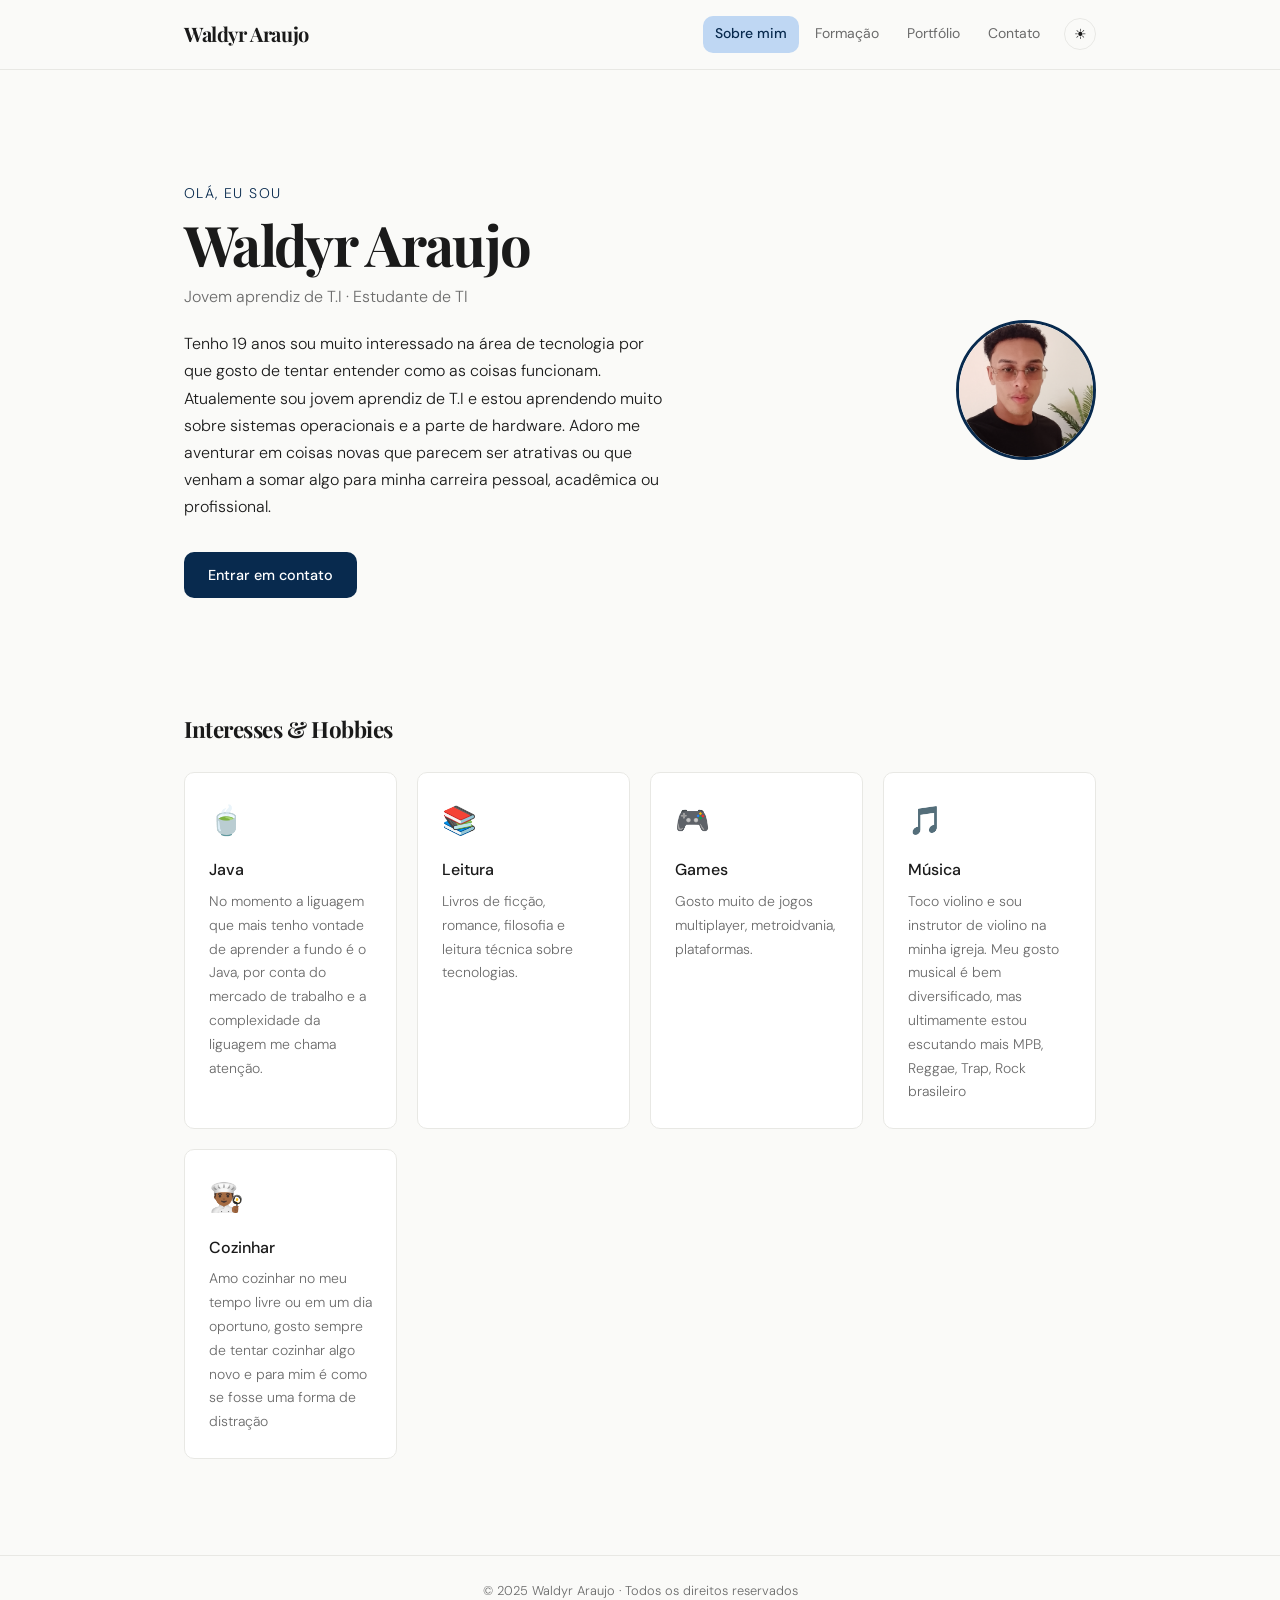
<file: index.html>
<!DOCTYPE html>
<html lang="pt-BR">
<head>
  <meta charset="UTF-8" />
  <meta name="viewport" content="width=device-width, initial-scale=1.0" />
  <title>Portfólio | Sobre mim</title>
  <link rel="stylesheet" href="css/style.css" />
  <link rel="preconnect" href="https://fonts.googleapis.com" />
  <link href="https://fonts.googleapis.com/css2?family=Playfair+Display:wght@400;700&family=DM+Sans:wght@300;400;500&display=swap" rel="stylesheet" />
</head>
<body>

  <!-- CABEÇALHO / NAVEGAÇÃO -->
  <header class="site-header">
    <div class="container header-inner">
      <!-- Logo / nome do portfólio -->
      <a href="index.html" class="logo">Waldyr Araujo</a>

      <!-- Menu de navegação principal -->
      <nav class="main-nav" id="mainNav">
        <a href="index.html" class="nav-link active">Sobre mim</a>
        <a href="formacao.html" class="nav-link">Formação</a>
        <a href="portfolio.html" class="nav-link">Portfólio</a>
        <a href="contato.html" class="nav-link">Contato</a>
        <button class="theme-toggle" id="themeToggle" aria-label="Alternar tema">☀</button>
      </nav>
    </div>
  </header>

  <main class="page-content">
    <div class="container">

      <!-- apresentação -->
      <section class="hero fade-in">
        <div class="hero-text">
          <p class="hero-greeting">Olá, eu sou</p>
          <h1 class="hero-name">Waldyr Araujo</h1>
          <p class="hero-role">Jovem aprendiz de T.I · Estudante de TI</p>
          <p class="hero-bio">
            Tenho 19 anos sou muito interessado na área de tecnologia por que gosto de tentar entender como as coisas funcionam. Atualemente sou jovem aprendiz de T.I e estou aprendendo muito sobre sistemas operacionais e a parte de hardware. Adoro me aventurar em coisas novas que parecem ser atrativas ou que venham a somar algo para minha carreira pessoal, acadêmica ou profissional.
          </p>
          <a href="contato.html" class="btn-primary">Entrar em contato</a>
        </div>

        <div>
          <img src="imagens/foto_3x4.jpg" alt="Foto de apresentação" class="avatar-foto" />
        </div>
      </section>

      <!-- hobbies / interesses -->
      <section class="section fade-in">
        <h2 class="section-title">Interesses & Hobbies</h2>
        <div class="cards-grid">
          <div class="card">
            <span class="card-icon">🍵</span>
            <h3>Java</h3>
            <p>No momento a liguagem que mais tenho vontade de aprender a fundo é o Java, por conta do mercado de trabalho e a complexidade da liguagem me chama atenção.</p>
          </div>
          <div class="card">
            <span class="card-icon">📚</span>
            <h3>Leitura</h3>
            <p>Livros de ficção, romance, filosofia e leitura técnica sobre tecnologias.</p>
          </div>
          <div class="card">
            <span class="card-icon">🎮</span>
            <h3>Games</h3>
            <p>Gosto muito de jogos multiplayer, metroidvania, plataformas.</p>
          </div>
          <div class="card">
            <span class="card-icon">🎵</span>
            <h3>Música</h3>
            <p>Toco violino e sou instrutor de violino na minha igreja. Meu gosto musical é bem diversificado, mas ultimamente estou escutando mais MPB, Reggae, Trap, Rock brasileiro</p>
          </div>
          <div class="card">
            <span class="card-icon">👨🏾‍🍳</span>
            <h3>Cozinhar</h3>
            <p>Amo cozinhar no meu tempo livre ou em um dia oportuno, gosto sempre de tentar cozinhar algo novo e para mim é como se fosse uma forma de distração</p>
          </div>
        </div>
      </section>

    </div>
  </main>

  <footer class="site-footer">
    <div class="container">
      <p>© 2025 Waldyr Araujo · Todos os direitos reservados</p>
    </div>
  </footer>

  <script src="script.js"></script>
</body>
</html>
</file>
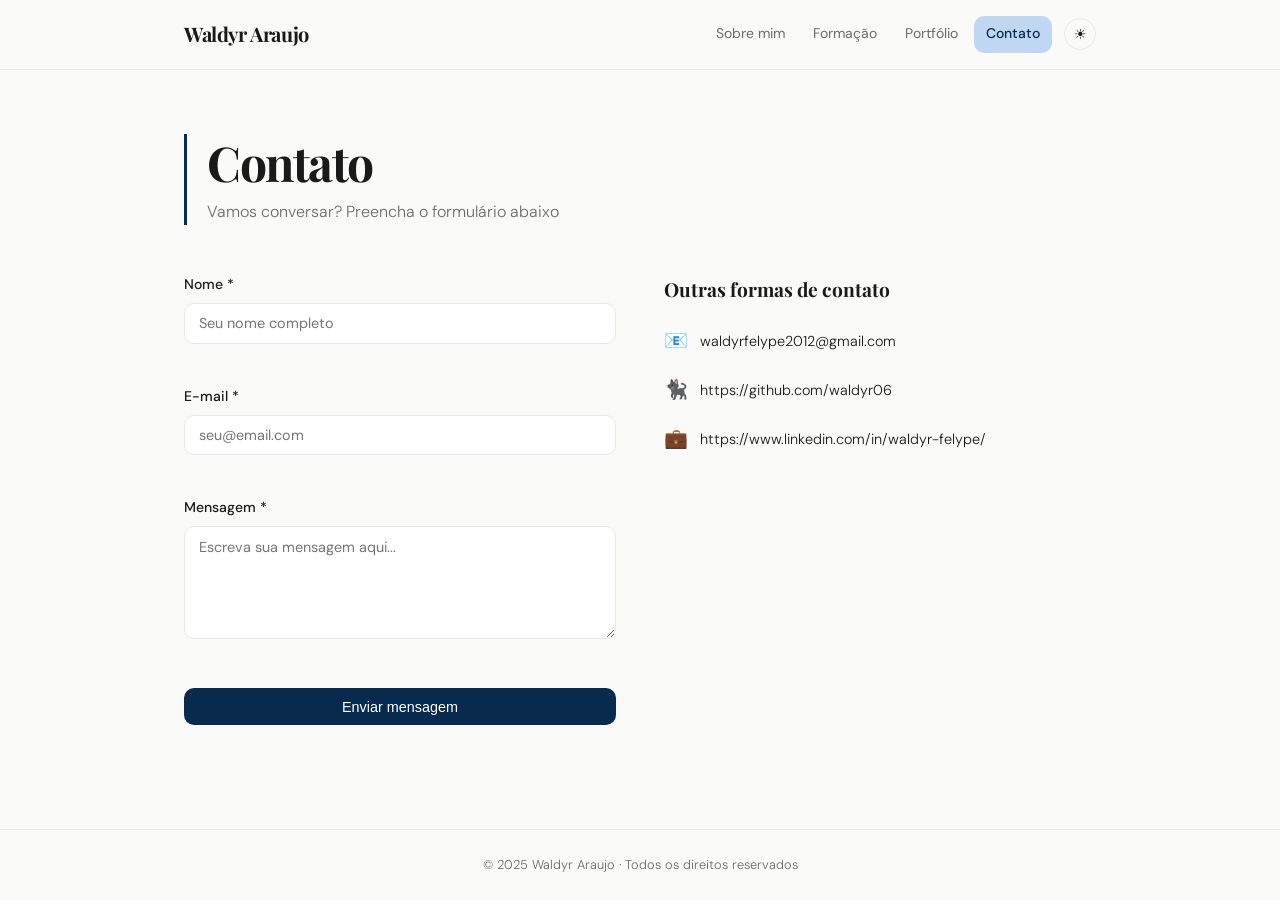
<file: contato.html>
<!DOCTYPE html>
<html lang="pt-BR">
<head>
  <meta charset="UTF-8" />
  <meta name="viewport" content="width=device-width, initial-scale=1.0" />
  <title>Portfólio | Contato</title>
  <link rel="stylesheet" href="css/style.css" />
  <link rel="preconnect" href="https://fonts.googleapis.com" />
  <link href="https://fonts.googleapis.com/css2?family=Playfair+Display:wght@400;700&family=DM+Sans:wght@300;400;500&display=swap" rel="stylesheet" />
</head>
<body>

  <!-- CABEÇALHO / NAVEGAÇÃO -->
  <header class="site-header">
    <div class="container header-inner">
      <a href="index.html" class="logo">Waldyr Araujo</a>

      <nav class="main-nav" id="mainNav">
        <a href="index.html" class="nav-link">Sobre mim</a>
        <a href="formacao.html" class="nav-link">Formação</a>
        <a href="portfolio.html" class="nav-link">Portfólio</a>
        <a href="contato.html" class="nav-link active">Contato</a>
        <button class="theme-toggle" id="themeToggle" aria-label="Alternar tema">☀</button>
      </nav>
    </div>
  </header>

  <main class="page-content">
    <div class="container">

      <!-- Título da página -->
      <section class="page-header fade-in">
        <h1 class="page-title">Contato</h1>
        <p class="page-subtitle">Vamos conversar? Preencha o formulário abaixo</p>
      </section>

      <section class="section fade-in contact-section">

        <div class="contact-form-wrap">
          <form id="contactForm" novalidate>

            <!-- Campo Nome -->
            <div class="form-group">
              <label for="nome">Nome *</label>
              <input
                type="text"
                id="nome"
                name="nome"
                placeholder="Seu nome completo"
                autocomplete="name"
              />
              <span class="error-msg" id="erroNome"></span>
            </div>

            <!-- Campo E-mail -->
            <div class="form-group">
              <label for="email">E-mail *</label>
              <input
                type="email"
                id="email"
                name="email"
                placeholder="seu@email.com"
                autocomplete="email"
              />
              <span class="error-msg" id="erroEmail"></span>
            </div>

            <!-- Campo Mensagem -->
            <div class="form-group">
              <label for="mensagem">Mensagem *</label>
              <textarea
                id="mensagem"
                name="mensagem"
                rows="5"
                placeholder="Escreva sua mensagem aqui..."
              ></textarea>
              <span class="error-msg" id="erroMensagem"></span>
            </div>

            <button type="submit" class="btn-primary btn-full">Enviar mensagem</button>

          </form>

          <div class="modal-overlay" id="modalOverlay">
            <div class="modal">
              <span class="modal-icon">✓</span>
              <h3>Mensagem enviada com sucesso!</h3>
              <p>Obrigado pelo contato. Retornarei em breve.</p>
              <button class="btn-primary" id="modalClose">Fechar</button>
            </div>
          </div>
        </div>

        <div class="contact-info">
          <h3>Outras formas de contato</h3>
          <ul class="contact-links">
            <li>
              <span class="contact-icon">📧</span>
              <a href="malito:waldyrfelype2012@gmail.com">waldyrfelype2012@gmail.com</a>
            </li>
            <li>
              <span class="contact-icon">🐈‍⬛</span>
              <a href="https://github.com/waldyr06" target="_blank" rel="noopener">https://github.com/waldyr06</a>
            </li>
            <li>
              <span class="contact-icon">💼</span>
              <a href="https://www.linkedin.com/in/waldyr-felype/" target="_blank" rel="noopener">https://www.linkedin.com/in/waldyr-felype/</a>
            </li>
          </ul>
        </div>

      </section>
    </div>
  </main>

  <footer class="site-footer">
    <div class="container">
      <p>© 2025 Waldyr Araujo · Todos os direitos reservados</p>
    </div>
  </footer>

  <script src="script.js"></script>
</body>
</html>
</file>
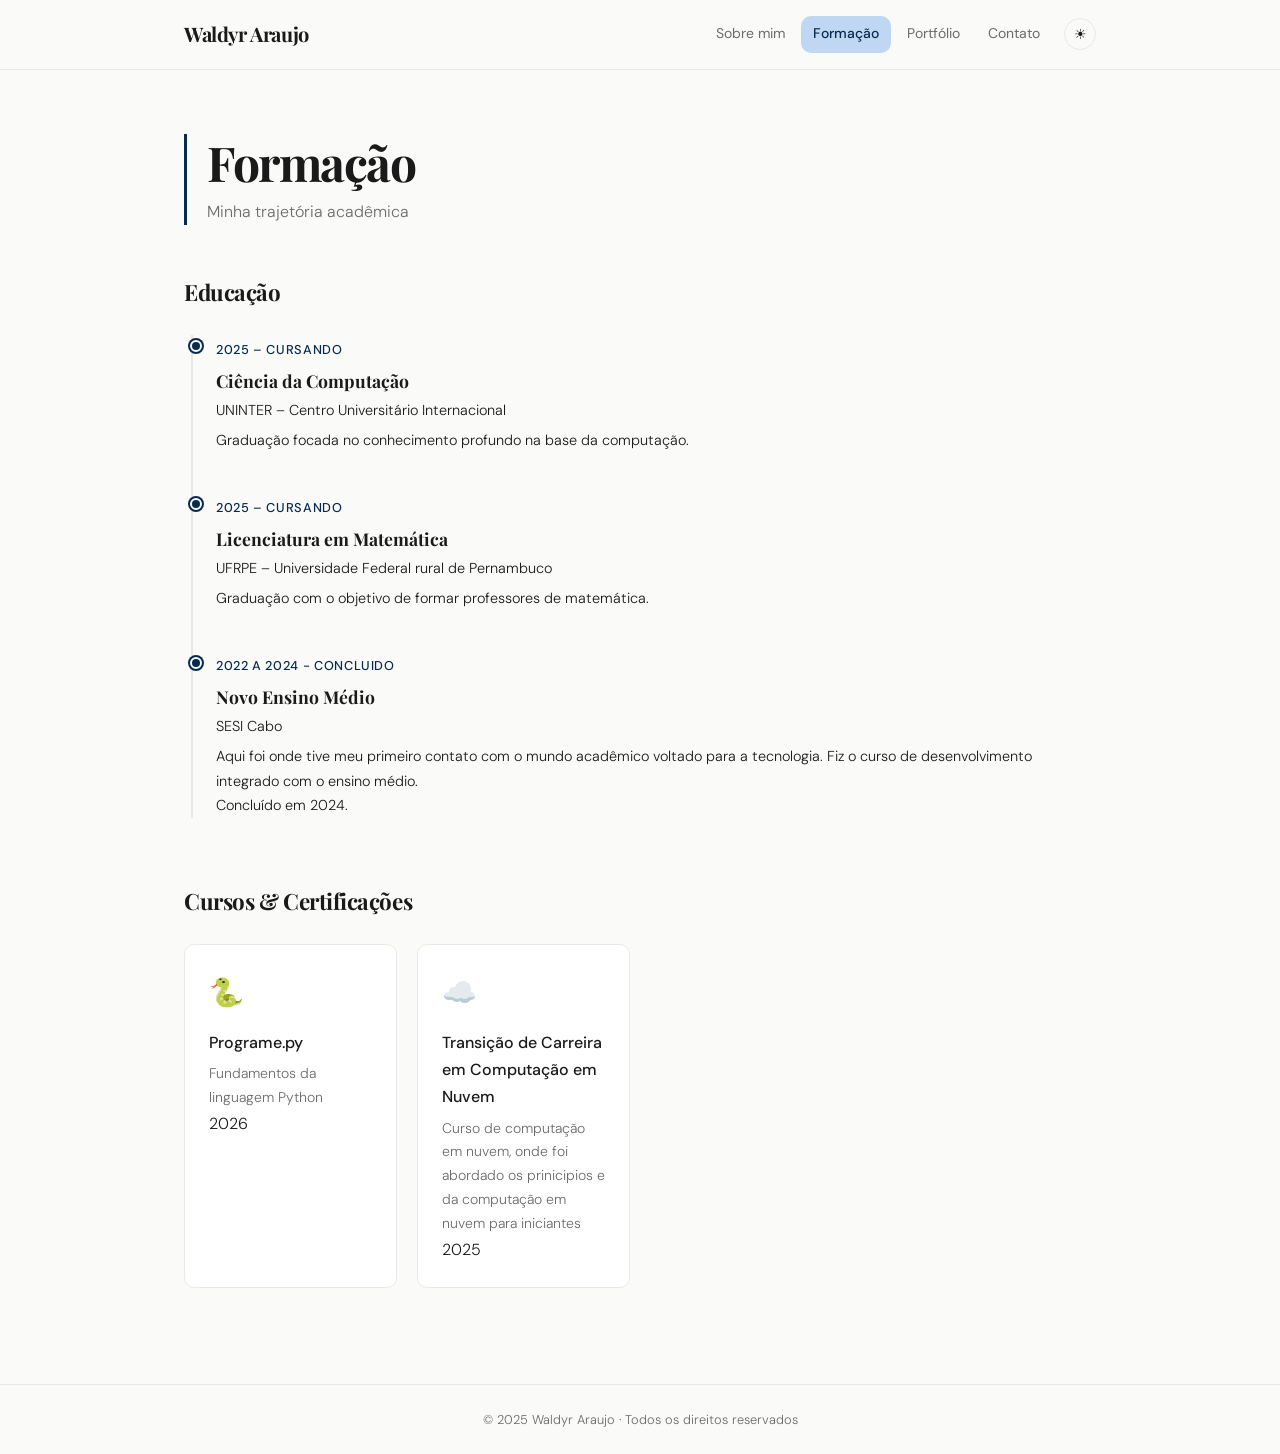
<file: formacao.html>
<!DOCTYPE html>
  <html lang="pt-BR">
  <head>
    <meta charset="UTF-8" />
    <meta name="viewport" content="width=device-width, initial-scale=1.0" />
    <title>Portfólio | Formação</title>
    <link rel="stylesheet" href="css/style.css" />
    <link rel="preconnect" href="https://fonts.googleapis.com" />
    <link href="https://fonts.googleapis.com/css2?family=Playfair+Display:wght@400;700&family=DM+Sans:wght@300;400;500&display=swap" rel="stylesheet" />
  </head>
  <body>

    <!-- CABEÇALHO / NAVEGAÇÃO -->
    <header class="site-header">
      <div class="container header-inner">
        <a href="index.html" class="logo">Waldyr Araujo</a>

        <nav class="main-nav" id="mainNav">
          <a href="index.html" class="nav-link">Sobre mim</a>
          <a href="formacao.html" class="nav-link active">Formação</a>
          <a href="portfolio.html" class="nav-link">Portfólio</a>
          <a href="contato.html" class="nav-link">Contato</a>
          <button class="theme-toggle" id="themeToggle" aria-label="Alternar tema">☀</button>
        </nav>
      </div>
    </header>

    <main class="page-content">
      <div class="container">

        <section class="page-header fade-in">
          <h1 class="page-title">Formação</h1>
          <p class="page-subtitle">Minha trajetória acadêmica</p>
        </section>

        <!-- Timeline de formação educacional -->
        <section class="section fade-in">
          <h2 class="section-title">Educação</h2>

          <div class="timeline">

            <div class="timeline-item">
              <div class="timeline-dot"></div>
              <div class="timeline-content">
                <span class="timeline-year">2025 – Cursando</span>
                <h3>Ciência da Computação</h3>
                <p class="timeline-place">UNINTER – Centro Universitário Internacional</p>
                <p>Graduação focada no conhecimento profundo na base da computação.</p>
              </div>
            </div>

            <div class="timeline-item">
              <div class="timeline-dot"></div>
              <div class="timeline-content">
                <span class="timeline-year">2025 – Cursando</span>
                <h3>Licenciatura em Matemática</h3>
                <p class="timeline-place">UFRPE – Universidade Federal rural de Pernambuco</p>
                <p>Graduação com o objetivo de formar professores de matemática.</p>
              </div>
            </div>

            <div class="timeline-item">
              <div class="timeline-dot"></div>
              <div class="timeline-content">
                <span class="timeline-year">2022 a 2024 - Concluido</span>
                <h3>Novo Ensino Médio</h3>
                <p class="timeline-place">SESI Cabo</p>
                <p>Aqui foi onde tive meu primeiro contato com o mundo acadêmico voltado para a tecnologia. Fiz o curso de desenvolvimento integrado com o ensino médio.</p>
                <p>Concluído em 2024.</p>
              </div>
            </div>

          </div>
        </section>

        <section class="section fade-in">
          <h2 class="section-title">Cursos & Certificações</h2>
          <div class="cards-grid">
            <div class="card">
              <span class="card-icon">🐍</span>
              <h3>Programe.py</h3>
              <p>Fundamentos da linguagem Python</p>
              <span class="badge">2026</span>
            </div>
            <div class="card">
              <span class="card-icon">☁️</span>
              <h3>Transição de Carreira em Computação em Nuvem</h3>
              <p>Curso de computação em nuvem, onde foi abordado os prinicipios e da computação em nuvem para iniciantes</p>
              <span class="badge">2025</span>
            </div>
          </div>
        </section>

      </div>
    </main>

    <footer class="site-footer">
      <div class="container">
        <p>© 2025 Waldyr Araujo · Todos os direitos reservados</p>
      </div>
    </footer>

    <script src="script.js"></script>
  </body>
  </html>
</file>
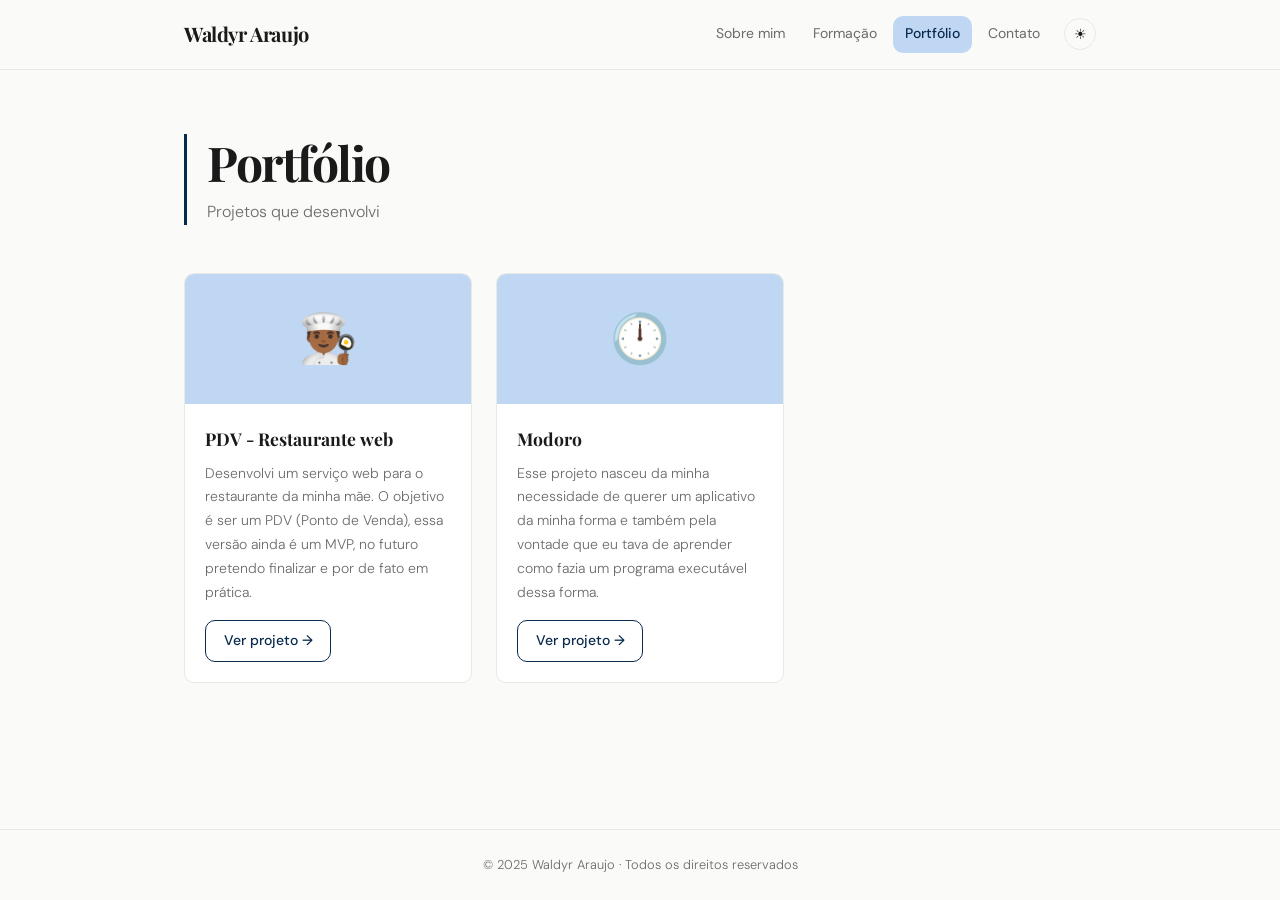
<file: portfolio.html>
<!DOCTYPE html>
<html lang="pt-BR">
<head>
  <meta charset="UTF-8" />
  <meta name="viewport" content="width=device-width, initial-scale=1.0" />
  <title>Portfólio | Projetos</title>
  <link rel="stylesheet" href="css/style.css" />
  <link rel="preconnect" href="https://fonts.googleapis.com" />
  <link href="https://fonts.googleapis.com/css2?family=Playfair+Display:wght@400;700&family=DM+Sans:wght@300;400;500&display=swap" rel="stylesheet" />
</head>
<body>

  <!-- CABEÇALHO / NAVEGAÇÃO -->
  <header class="site-header">
    <div class="container header-inner">
      <a href="index.html" class="logo">Waldyr Araujo</a>

      <nav class="main-nav" id="mainNav">
        <a href="index.html" class="nav-link">Sobre mim</a>
        <a href="formacao.html" class="nav-link">Formação</a>
        <a href="portfolio.html" class="nav-link active">Portfólio</a>
        <a href="contato.html" class="nav-link">Contato</a>
        <button class="theme-toggle" id="themeToggle" aria-label="Alternar tema">☀</button>
      </nav>
    </div>
  </header>

  <main class="page-content">
    <div class="container">

      <section class="page-header fade-in">
        <h1 class="page-title">Portfólio</h1>
        <p class="page-subtitle">Projetos que desenvolvi</p>
      </section>

      <!-- projetos -->
      <section class="section fade-in">
        <div class="projects-grid">

          <article class="project-card">
            <div class="project-thumb">
              <div class="project-thumb-icon">👨🏾‍🍳</div>
            </div>
            <div class="project-body">
              <h3 class="project-title">PDV - Restaurante web</h3>
              <p class="project-desc">
                Desenvolvi um serviço web para o restaurante da minha mãe. O objetivo é ser um PDV (Ponto de Venda), essa versão ainda é um MVP, no futuro pretendo finalizar e por de fato em prática.
              </p>
              <a href="https://lnkd.in/eteXiT4w" class="btn-outline" target="_blank" rel="noopener">Ver projeto →</a>
            </div>
          </article>

          <article class="project-card">
            <div class="project-thumb">
              <div class="project-thumb-icon">🕛</div>
            </div>
            <div class="project-body">
              <h3 class="project-title">Modoro</h3>
              <p class="project-desc">
                Esse projeto nasceu da minha necessidade de querer um aplicativo da minha forma e também pela vontade que eu tava de aprender como fazia um programa executável dessa forma.
              </p>
              <a href="https://lnkd.in/gRDJKAUs" class="btn-outline" target="_blank" rel="noopener">Ver projeto →</a>
            </div>
          </article>
        </div>
      </section>

    </div>
  </main>

  <footer class="site-footer">
    <div class="container">
      <p>© 2025 Waldyr Araujo · Todos os direitos reservados</p>
    </div>
  </footer>

  <script src="script.js"></script>
</body>
</html>
</file>
<file: css/style.css>
/* ── Variáveis de tema (claro por padrão) ── */
:root {
  --bg:          #fafaf8;
  --bg-card:     #ffffff;
  --text:        #1a1a1a;
  --text-muted:  #6b6b6b;
  --accent:      #082a4e; 
  --accent-light:#bfd7f3;
  --border:      #e8e8e4;
  --header-bg:   rgba(250,250,248,0.92);
  --shadow:      0 2px 16px rgba(0,0,0,0.06);
  --radius:      10px;
  --font-display:'Playfair Display', Georgia, serif;
  --font-body:   'DM Sans', sans-serif;
  --transition:  0.3s ease;
}

/* ── Variáveis do tema escuro ── */
body.dark {
  --bg:         #121212;
  --bg-card:    #1e1e1e;
  --text:       #f0f0f0;
  --text-muted: #a0a0a0;
  --accent:     #529ab7;
  --accent-light:#1b3b43;
  --border:     #2e2e2e;
  --header-bg:  rgba(18,18,18,0.92);
}

/* ── Reset básico ── */
*, *::before, *::after {
  box-sizing: border-box;
  margin: 0;
  padding: 0;
}

html {
  scroll-behavior: smooth;
  font-size: 16px;
}

body {
  background-color: var(--bg);
  color: var(--text);
  font-family: var(--font-body);
  font-weight: 300;
  line-height: 1.7;
  transition: background-color var(--transition), color var(--transition);
  min-height: 100vh;
  display: flex;
  flex-direction: column;
}

img { max-width: 100%; display: block; }
a  { color: var(--accent); text-decoration: none; }
a:hover { text-decoration: underline; }
ul { list-style: none; }

/* ── Container central ── */
.container {
  max-width: 960px;
  margin: 0 auto;
  padding: 0 1.5rem;
}

/* CABEÇALHO E NAVEGAÇÃO */
.site-header {
  position: sticky;
  top: 0;
  z-index: 100;
  background: var(--header-bg);
  backdrop-filter: blur(8px);
  border-bottom: 1px solid var(--border);
  transition: background var(--transition);
}

.header-inner {
  display: flex;
  align-items: center;
  justify-content: space-between;
  padding-top: 1rem;
  padding-bottom: 1rem;
}

/* Logo / nome */
.logo {
  font-family: var(--font-display);
  font-size: 1.25rem;
  font-weight: 700;
  color: var(--text);
  letter-spacing: -0.02em;
}
.logo:hover { text-decoration: none; color: var(--accent); }

/* Links de navegação */
.main-nav {
  display: flex;
  align-items: center;
  gap: 0.25rem;
}

.nav-link {
  font-size: 0.875rem;
  font-weight: 400;
  color: var(--text-muted);
  padding: 0.4rem 0.75rem;
  border-radius: var(--radius);
  transition: color var(--transition), background var(--transition);
}
.nav-link:hover,
.nav-link.active {
  color: var(--accent);
  background: var(--accent-light);
  text-decoration: none;
}
.nav-link.active {
  font-weight: 500;
}

/* Botão de alternar tema */
.theme-toggle {
  background: none;
  border: 1px solid var(--border);
  border-radius: 50%;
  width: 2rem;
  height: 2rem;
  cursor: pointer;
  font-size: 0.875rem;
  color: var(--text);
  margin-left: 0.5rem;
  transition: border-color var(--transition), transform 0.2s;
}
.theme-toggle:hover { border-color: var(--accent); transform: rotate(20deg); }

/* CONTEÚDO PRINCIPAL */
.page-content {
  flex: 1;
  padding: 4rem 0 2rem;
}

/* Cabeçalho de página (formação, portfólio, contato) */
.page-header {
  margin-bottom: 3rem;
  border-left: 3px solid var(--accent);
  padding-left: 1.25rem;
}
.page-title {
  font-family: var(--font-display);
  font-size: clamp(2rem, 5vw, 3rem);
  font-weight: 700;
  line-height: 1.2;
  letter-spacing: -0.03em;
}
.page-subtitle {
  color: var(--text-muted);
  margin-top: 0.4rem;
  font-size: 1rem;
}

/* Seção genérica */
.section { margin-bottom: 4rem; }
.section-title {
  font-family: var(--font-display);
  font-size: 1.4rem;
  font-weight: 700;
  margin-bottom: 1.5rem;
  letter-spacing: -0.02em;
}

/* HERO — index.html */
.hero {
  display: flex;
  align-items: center;
  gap: 3rem;
  margin-bottom: 4rem;
  padding: 3rem 0;
}

.hero-text { flex: 1; }

.hero-greeting {
  font-size: 0.875rem;
  letter-spacing: 0.1em;
  text-transform: uppercase;
  color: var(--accent);
  margin-bottom: 0.5rem;
}
.hero-name {
  font-family: var(--font-display);
  font-size: clamp(2.2rem, 6vw, 3.5rem);
  font-weight: 700;
  line-height: 1.1;
  letter-spacing: -0.03em;
  margin-bottom: 0.5rem;
}
.hero-role {
  color: var(--text-muted);
  font-size: 1rem;
  margin-bottom: 1.25rem;
}
.hero-bio {
  max-width: 480px;
  margin-bottom: 2rem;
  color: var(--text);
  font-size: 1rem;
}


.avatar-foto {
  width: 140px;
  height: 140px;
  border-radius: 50%;       
  object-fit: cover;
  border: 3px solid var(--accent);
}

/* BOTÕES */
.btn-primary {
  display: inline-block;
  background: var(--accent);
  color: #fff;
  padding: 0.65rem 1.5rem;
  border-radius: var(--radius);
  font-weight: 500;
  font-size: 0.9rem;
  border: none;
  cursor: pointer;
  transition: opacity var(--transition), transform 0.2s;
}
.btn-primary:hover {
  opacity: 0.85;
  transform: translateY(-1px);
  text-decoration: none;
  color: #fff;
}

.btn-outline {
  display: inline-block;
  border: 1px solid var(--accent);
  color: var(--accent);
  padding: 0.5rem 1.1rem;
  border-radius: var(--radius);
  font-size: 0.875rem;
  font-weight: 500;
  transition: background var(--transition), color var(--transition);
}
.btn-outline:hover {
  background: var(--accent);
  color: #fff;
  text-decoration: none;
}

.btn-full { width: 100%; text-align: center; }

/* CARDS GRID (hobbies, cursos) */
.cards-grid {
  display: grid;
  grid-template-columns: repeat(auto-fill, minmax(200px, 1fr));
  gap: 1.25rem;
}

.card {
  background: var(--bg-card);
  border: 1px solid var(--border);
  border-radius: var(--radius);
  padding: 1.5rem;
  transition: box-shadow var(--transition), transform var(--transition);
}
.card:hover {
  box-shadow: var(--shadow);
  transform: translateY(-2px);
}
.card-icon { font-size: 1.75rem; display: block; margin-bottom: 0.75rem; }
.card h3 { font-size: 1rem; font-weight: 500; margin-bottom: 0.4rem; }
.card p  { font-size: 0.875rem; color: var(--text-muted); }

/* TIMELINE — formacao.html */
.timeline { position: relative; padding-left: 2rem; }
.timeline::before {
  content: '';
  position: absolute;
  left: 0.45rem;
  top: 0;
  bottom: 0;
  width: 2px;
  background: var(--border);
}

.timeline-item {
  position: relative;
  margin-bottom: 2.5rem;
}
.timeline-dot {
  position: absolute;
  left: -1.65rem;
  top: 0.35rem;
  width: 12px;
  height: 12px;
  border-radius: 50%;
  background: var(--accent);
  border: 2px solid var(--bg);
  box-shadow: 0 0 0 2px var(--accent);
}
.timeline-content { }
.timeline-year {
  font-size: 0.8rem;
  font-weight: 500;
  color: var(--accent);
  letter-spacing: 0.05em;
  text-transform: uppercase;
}
.timeline-content h3 {
  font-family: var(--font-display);
  font-size: 1.1rem;
  margin: 0.25rem 0 0.1rem;
}
.timeline-place {
  font-size: 0.875rem;
  color: var(--text-muted);
  margin-bottom: 0.4rem;
}
.timeline-content p {
  font-size: 0.9rem;
  color: var(--text);
}

/* PROJETOS — portfolio.html */
.projects-grid {
  display: grid;
  grid-template-columns: repeat(auto-fill, minmax(260px, 1fr));
  gap: 1.5rem;
}

.project-card {
  background: var(--bg-card);
  border: 1px solid var(--border);
  border-radius: var(--radius);
  overflow: hidden;
  transition: box-shadow var(--transition), transform var(--transition);
}
.project-card:hover {
  box-shadow: var(--shadow);
  transform: translateY(-3px);
}

.project-thumb {
  height: 130px;
  background: var(--accent-light);
  display: flex;
  align-items: center;
  justify-content: center;
}
.project-thumb-icon { font-size: 3rem; }

.project-body { padding: 1.25rem; }
.project-title {
  font-family: var(--font-display);
  font-size: 1.1rem;
  font-weight: 700;
  margin-bottom: 0.5rem;
}
.project-desc {
  font-size: 0.875rem;
  color: var(--text-muted);
  margin-bottom: 1rem;
}

/* FORMULÁRIO DE CONTATO — contato.html */
.contact-section {
  display: grid;
  grid-template-columns: 1fr 1fr;
  gap: 3rem;
  align-items: start;
}

.contact-form-wrap { position: relative; }

.form-group { margin-bottom: 1.25rem; }
.form-group label {
  display: block;
  font-size: 0.875rem;
  font-weight: 500;
  margin-bottom: 0.4rem;
}
.form-group input,
.form-group textarea {
  width: 100%;
  padding: 0.65rem 0.9rem;
  background: var(--bg-card);
  border: 1px solid var(--border);
  border-radius: var(--radius);
  color: var(--text);
  font-family: var(--font-body);
  font-size: 0.9rem;
  transition: border-color var(--transition), box-shadow var(--transition);
  outline: none;
}
.form-group input:focus,
.form-group textarea:focus {
  border-color: var(--accent);
  box-shadow: 0 0 0 3px var(--accent-light);
}
/* Estado de erro no campo */
.form-group input.error,
.form-group textarea.error {
  border-color: #e05252;
}

/* Mensagem de erro abaixo do campo */
.error-msg {
  display: block;
  font-size: 0.8rem;
  color: #e05252;
  margin-top: 0.3rem;
  min-height: 1rem;
}

/* Informações de contato (lado direito) */
.contact-info h3 {
  font-family: var(--font-display);
  font-size: 1.2rem;
  margin-bottom: 1.25rem;
}
.contact-links { display: flex; flex-direction: column; gap: 1rem; }
.contact-links li { display: flex; align-items: center; gap: 0.75rem; }
.contact-icon { font-size: 1.2rem; }
.contact-links a { font-size: 0.9rem; color: var(--text); }
.contact-links a:hover { color: var(--accent); }

/* MODAL DE CONFIRMAÇÃO */
.modal-overlay {
  display: none;
  position: fixed;
  inset: 0;
  background: rgba(0,0,0,0.45);
  z-index: 200;
  align-items: center;
  justify-content: center;
}
.modal-overlay.active { display: flex; }

.modal {
  background: var(--bg-card);
  border-radius: var(--radius);
  padding: 2.5rem;
  max-width: 380px;
  width: 90%;
  text-align: center;
  animation: modalIn 0.3s ease;
}
@keyframes modalIn {
  from { opacity: 0; transform: scale(0.9) translateY(10px); }
  to   { opacity: 1; transform: scale(1) translateY(0); }
}
.modal-icon {
  display: block;
  font-size: 2.5rem;
  color: var(--accent);
  margin-bottom: 1rem;
}
.modal h3 {
  font-family: var(--font-display);
  margin-bottom: 0.5rem;
  font-size: 1.25rem;
}
.modal p {
  color: var(--text-muted);
  font-size: 0.9rem;
  margin-bottom: 1.5rem;
}

/* ANIMAÇÃO DE ENTRADA (fade-in) */
.fade-in {
  opacity: 0;
  transform: translateY(18px);
  animation: fadeIn 0.6s ease forwards;
}
@keyframes fadeIn {
  to { opacity: 1; transform: translateY(0); }
}
/* Delay escalonado para filhos */
.fade-in:nth-child(1) { animation-delay: 0.1s; }
.fade-in:nth-child(2) { animation-delay: 0.2s; }
.fade-in:nth-child(3) { animation-delay: 0.3s; }

/* RODAPÉ */
.site-footer {
  border-top: 1px solid var(--border);
  padding: 1.5rem 0;
  text-align: center;
}
.site-footer p {
  font-size: 0.8rem;
  color: var(--text-muted);
}

/* RESPONSIVIDADE (mobile) */
@media (max-width: 700px) {

  .main-nav {
    display: none;
    position: absolute;
    top: 100%;
    left: 0;
    right: 0;
    background: var(--bg-card);
    border-bottom: 1px solid var(--border);
    flex-direction: column;
    padding: 1rem;
    gap: 0.25rem;
    box-shadow: var(--shadow);
  }

  .hero {
    flex-direction: column-reverse;
    text-align: center;
    gap: 1.5rem;
    padding: 2rem 0;
  }

  .contact-section { grid-template-columns: 1fr; }

  .cards-grid { grid-template-columns: 1fr 1fr; }
  .projects-grid { grid-template-columns: 1fr; }
}
</file>
